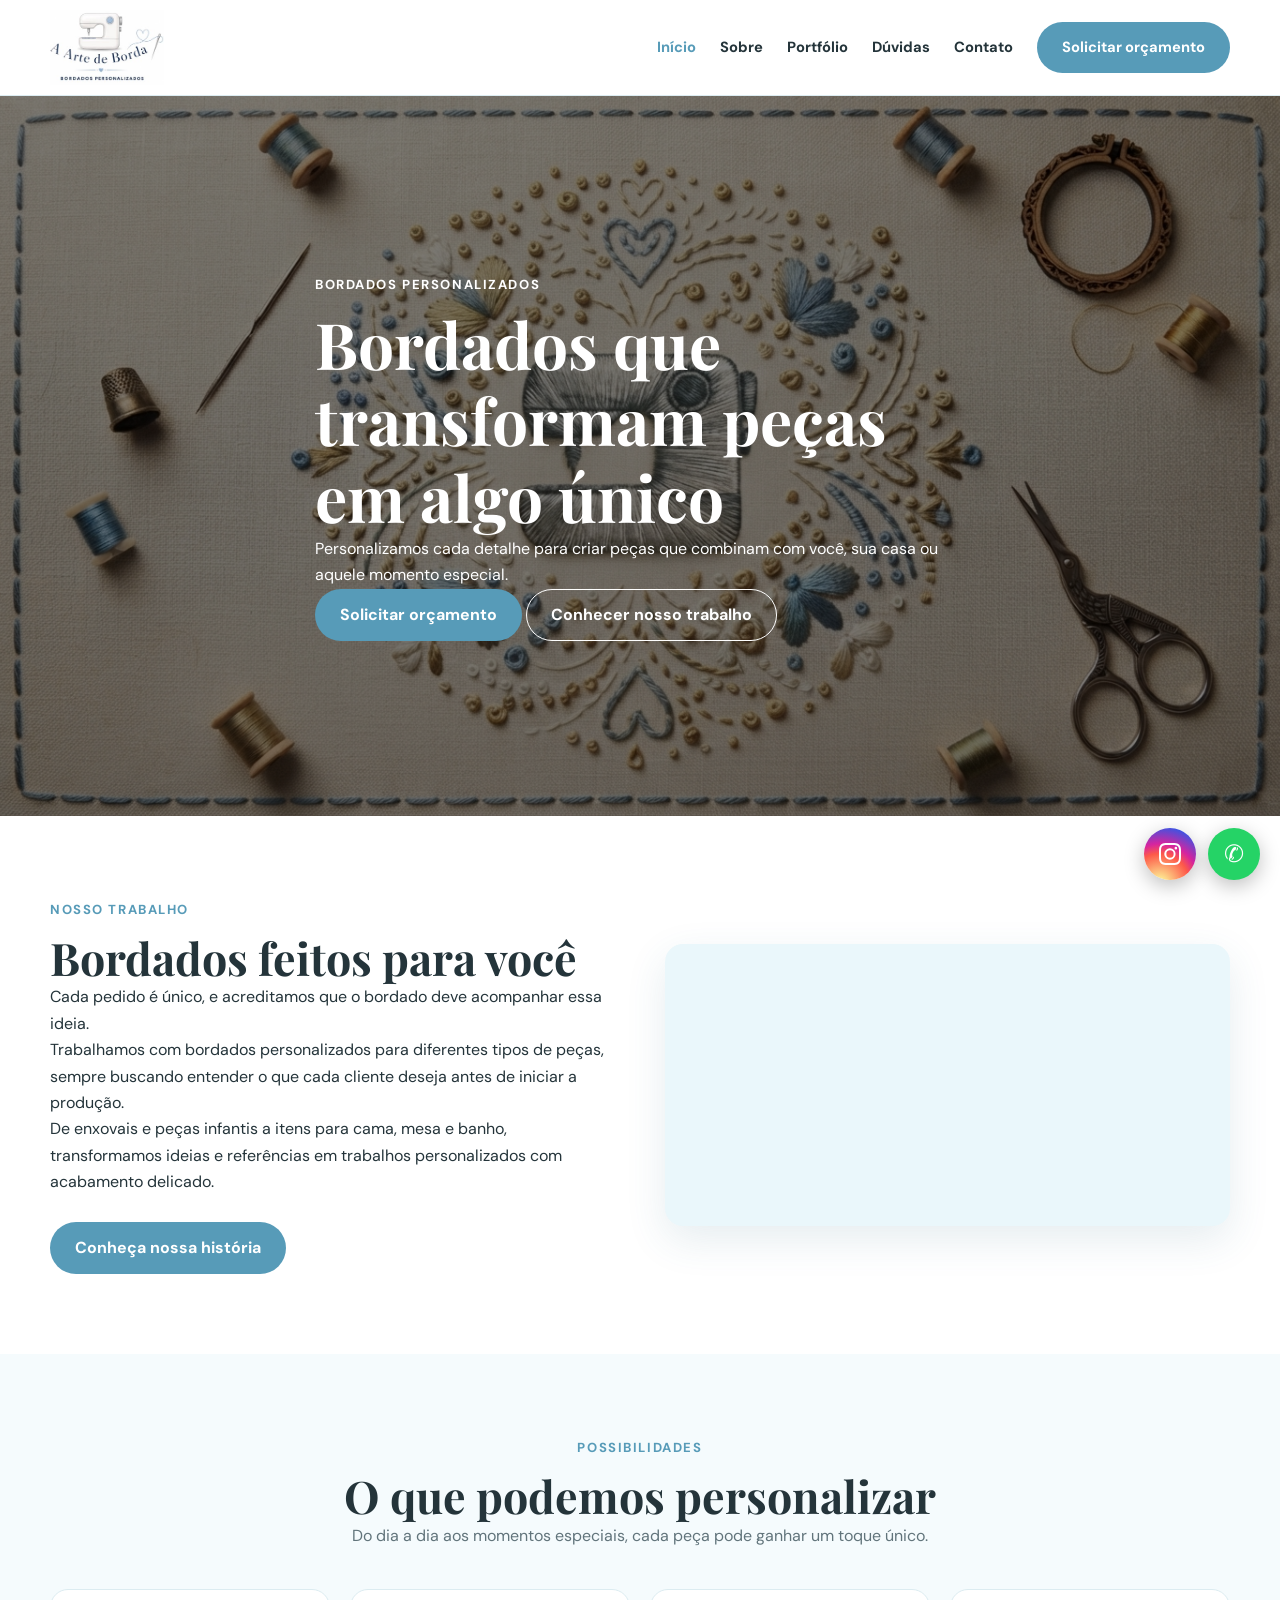
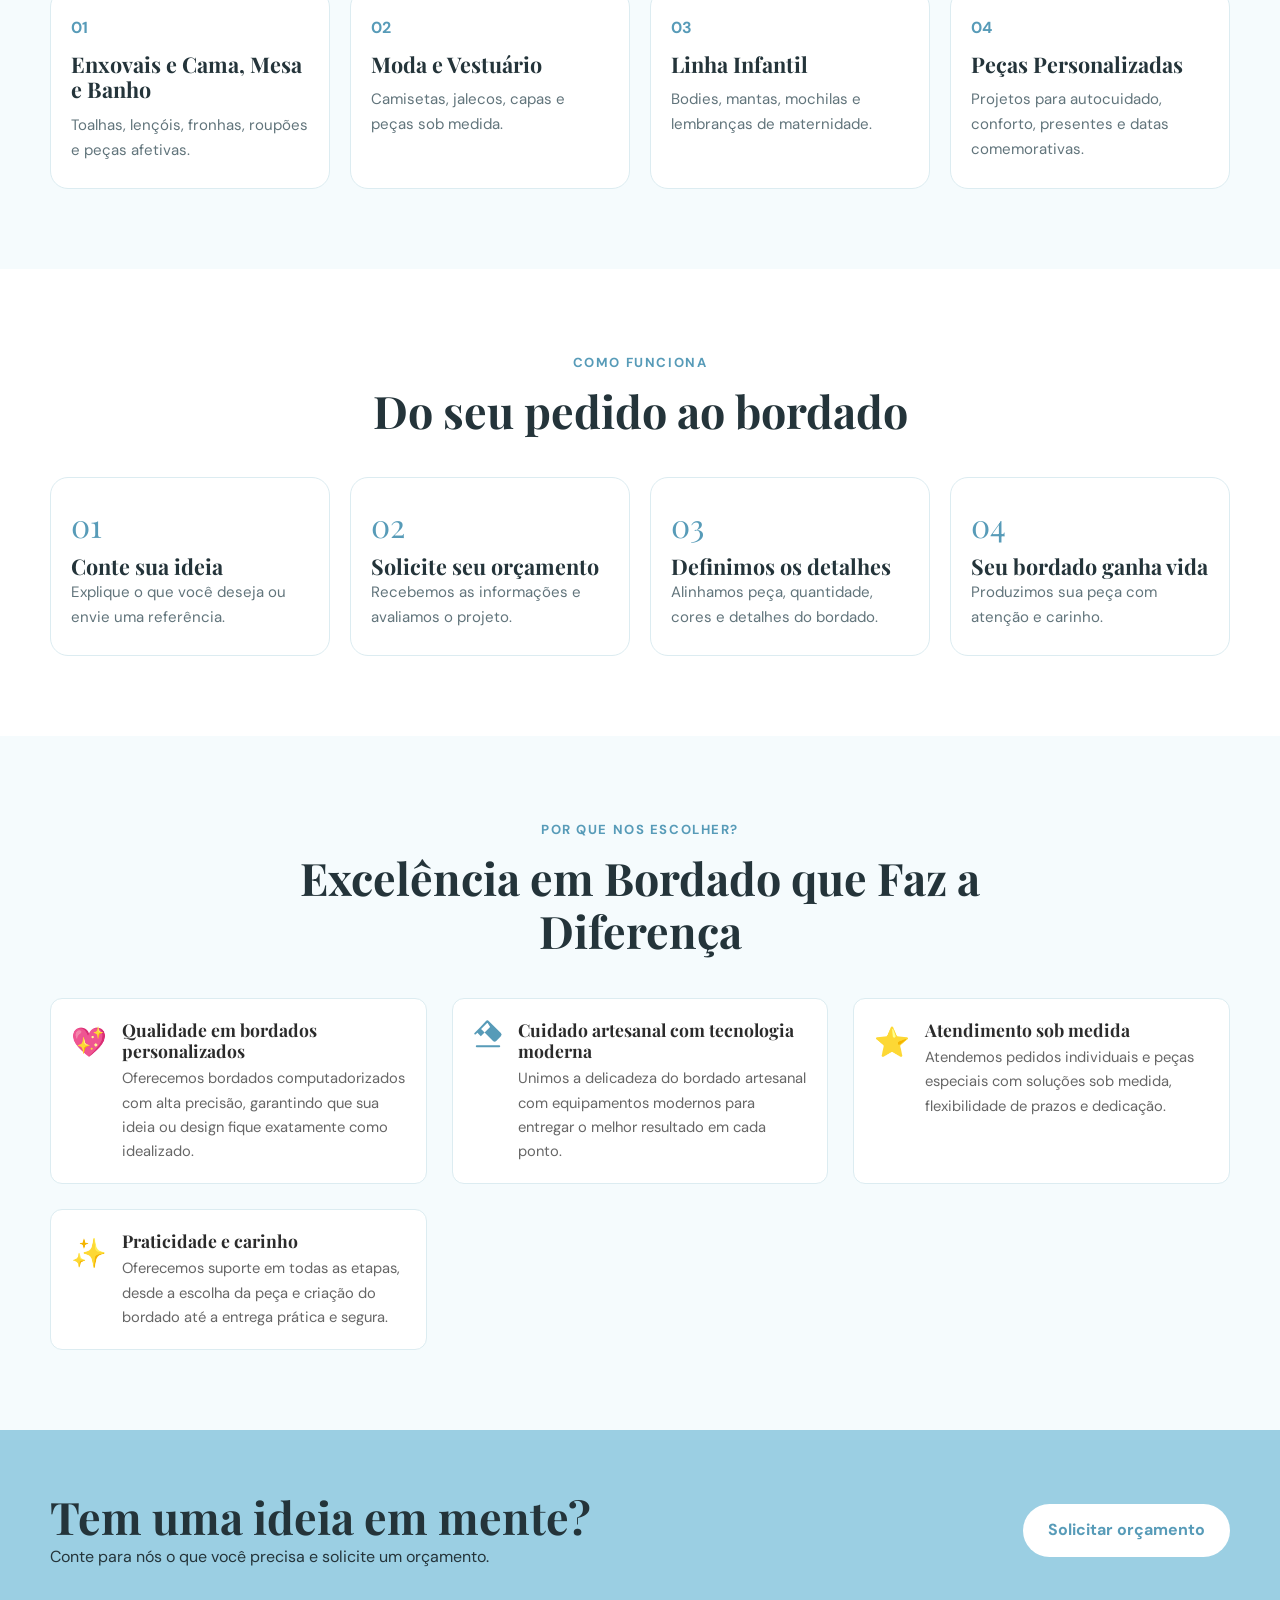
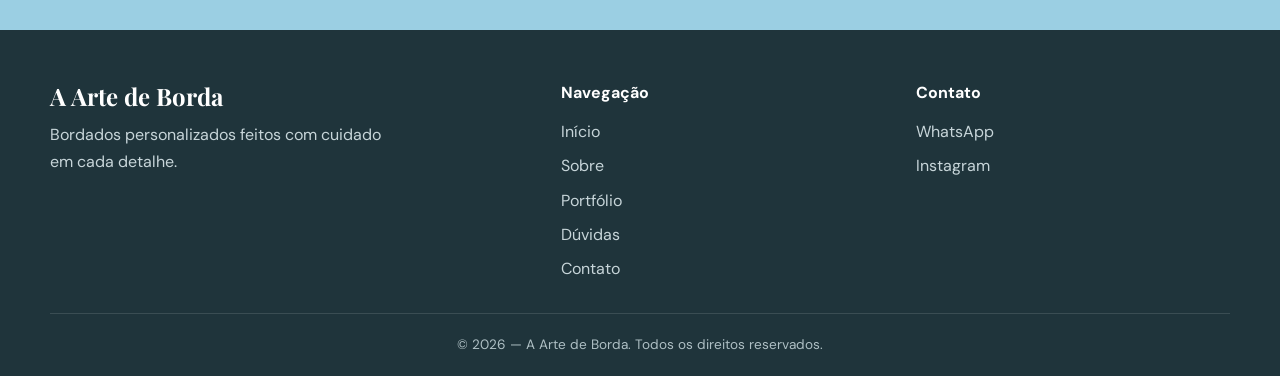
<file: index.html>
<!doctype html>
<html lang="pt-BR">
<head>
  <meta charset="UTF-8">
  <meta name="viewport" content="width=device-width,initial-scale=1">
  <meta name="description" content="Bordados personalizados feitos com cuidado em cada detalhe.">
  <title>A Arte de Borda | Início</title>
  <link rel="stylesheet" href="css/style.css">
  <style>
    .hero-bg {
      position: relative;
      min-height: 80vh;
      display: flex;
      align-items: center;
      background-image: url('images/1inicio.jfif');
      background-size: cover;
      background-position: center;
      background-repeat: no-repeat;
      padding: 80px 20px;
      color: #ffffff;
    }
    .hero-overlay {
      position: absolute;
      top: 0; left: 0; width: 100%; height: 100%;
      background: rgba(0, 0, 0, 0.5);
      z-index: 1;
    }
    .hero-bg .hero-content {
      position: relative;
      z-index: 2;
      max-width: 650px;
    }
    .hero-bg h1, .hero-bg p, .hero-bg .eyebrow {
      color: #ffffff;
    }
    .feature-list {
      display: grid;
      grid-template-columns: repeat(auto-fit, minmax(280px, 1fr));
      gap: 25px;
      margin-top: 30px;
    }
    .feature-item {
      display: flex;
      gap: 15px;
      align-items: flex-start;
      background: #ffffff;
      padding: 20px;
      border-radius: 12px;
      border: 1px solid var(--cor-borda);
    }
    .feature-icon { font-size: 1.8rem; flex-shrink: 0; display: flex; align-items: center; justify-content: center; }
    .feature-text h3 { font-size: 1.1rem; color: #2b2b2b; margin-bottom: 5px; font-weight: bold; }
    .feature-text p { font-size: 0.92rem; color: #666; margin: 0; }
  </style>
</head>
<body>
  <header class="site-header">
    <div class="container navbar">
      <a class="logo" href="index.html">
        <img src="images/Logo.jpg" alt="A Arte de Borda">
      </a>
      <button class="menu-toggle">☰</button>
      <nav>
        <ul class="nav-menu">
          <li><a class="active" href="index.html">Início</a></li>
          <li><a class="" href="sobre.html">Sobre</a></li>
          <li><a class="" href="portfolio.html">Portfólio</a></li>
          <li><a class="" href="duvidas.html">Dúvidas</a></li>
          <li><a class="" href="contato.html">Contato</a></li>
          <li><a class="btn btn-primary" href="contato.html">Solicitar orçamento</a></li>
        </ul>
      </nav>
    </div>
  </header>
  <main>
    <section class="hero-bg">
      <div class="hero-overlay"></div>
      <div class="container hero-content">
        <div class="hero-copy reveal">
          <span class="eyebrow">Bordados personalizados</span>
          <h1>Bordados que transformam peças em algo único</h1>
          <p>Personalizamos cada detalhe para criar peças que combinam com você, sua casa ou aquele momento especial.</p>
          <div class="hero-actions">
            <a class="btn btn-primary" href="contato.html">Solicitar orçamento</a>
            <a class="btn btn-outline" href="portfolio.html">Conhecer nosso trabalho</a>
          </div>
        </div>
      </div>
    </section>

    <section class="section">
      <div class="container two-columns">
        <div class="content-block reveal">
          <span class="eyebrow">Nosso trabalho</span>
          <h2>Bordados feitos para você</h2>
          <p>Cada pedido é único, e acreditamos que o bordado deve acompanhar essa ideia.</p>
          <p>Trabalhamos com bordados personalizados para diferentes tipos de peças, sempre buscando entender o que cada cliente deseja antes de iniciar a produção.</p>
          <p>De enxovais e peças infantis a itens para cama, mesa e banho, transformamos ideias e referências em trabalhos personalizados com acabamento delicado.</p>
          <br>
          <a class="btn btn-primary" href="sobre.html">Conheça nossa história</a>
        </div>
        
        <!-- VÍDEO QUE ABRE O PLAYER FLUTUANTE -->
        <div class="image-card video-trigger reveal" id="openVideoModal">
          <video autoplay loop muted playsinline>
            <source src="images/2inicio.mp4" type="video/mp4">
          </video>
          <div class="video-overlay-hint">
            <span>🔍 Clique para ampliar</span>
          </div>
        </div>
      </div>
    </section>

    <section class="section section-alt">
      <div class="container">
        <div class="section-header reveal">
          <span class="eyebrow">Possibilidades</span>
          <h2>O que podemos personalizar</h2>
          <p>Do dia a dia aos momentos especiais, cada peça pode ganhar um toque único.</p>
        </div>
        <div class="category-grid">
          <article class="category-card reveal">
            <span class="category-number">01</span>
            <h3>Enxovais e Cama, Mesa e Banho</h3>
            <p>Toalhas, lençóis, fronhas, roupões e peças afetivas.</p>
          </article>
          <article class="category-card reveal">
            <span class="category-number">02</span>
            <h3>Moda e Vestuário</h3>
            <p>Camisetas, jalecos, capas e peças sob medida.</p>
          </article>
          <article class="category-card reveal">
            <span class="category-number">03</span>
            <h3>Linha Infantil</h3>
            <p>Bodies, mantas, mochilas e lembranças de maternidade.</p>
          </article>
          <article class="category-card reveal">
            <span class="category-number">04</span>
            <h3>Peças Personalizadas</h3>
            <p>Projetos para autocuidado, conforto, presentes e datas comemorativas.</p>
          </article>
        </div>
      </div>
    </section>

    <section class="section">
      <div class="container">
        <div class="section-header reveal">
          <span class="eyebrow">Como funciona</span>
          <h2>Do seu pedido ao bordado</h2>
        </div>
        <div class="process-grid">
          <article class="process-card reveal">
            <div class="process-number">01</div>
            <h3>Conte sua ideia</h3>
            <p>Explique o que você deseja ou envie uma referência.</p>
          </article>
          <article class="process-card reveal">
            <div class="process-number">02</div>
            <h3>Solicite seu orçamento</h3>
            <p>Recebemos as informações e avaliamos o projeto.</p>
          </article>
          <article class="process-card reveal">
            <div class="process-number">03</div>
            <h3>Definimos os detalhes</h3>
            <p>Alinhamos peça, quantidade, cores e detalhes do bordado.</p>
          </article>
          <article class="process-card reveal">
            <div class="process-number">04</div>
            <h3>Seu bordado ganha vida</h3>
            <p>Produzimos sua peça com atenção e carinho.</p>
          </article>
        </div>
      </div>
    </section>

    <section class="section section-alt">
      <div class="container">
        <div class="section-header reveal">
          <span class="eyebrow">POR QUE NOS ESCOLHER?</span>
          <h2>Excelência em Bordado que Faz a Diferença</h2>
        </div>
        
        <div class="feature-list reveal">
          <div class="feature-item">
            <span class="feature-icon">💖</span>
            <div class="feature-text">
              <h3>Qualidade em bordados personalizados</h3>
              <p>Oferecemos bordados computadorizados com alta precisão, garantindo que sua ideia ou design fique exatamente como idealizado.</p>
            </div>
          </div>
          <div class="feature-item">
            <span class="feature-icon">
              <svg xmlns="http://www.w3.org/2000/svg" width="30" height="30" fill="#579bb8" viewBox="0 0 16 16">
                <path d="M6.8 1.15a1.2 1.2 0 0 1 1.7 0l6.35 6.35a1.2 1.2 0 0 1 0 1.7l-2.47 2.47a1.2 1.2 0 0 1-1.7 0L4.33 5.32 1.52 8.13a.5.5 0 0 1-.71-.71l3.17-3.17 2.82-3.1zm1 1a.2.2 0 0 0-.28 0L2.34 7.33l1.83 1.83 4.82-4.82a.2.2 0 0 0 0-.28L7.8 2.15z"/>
                <path d="M1.5 14.5a.5.5 0 0 1 .5-.5h12a.5.5 0 0 1 0 1H2a.5.5 0 0 1-.5-.5z"/>
              </svg>
            </span>
            <div class="feature-text">
              <h3>Cuidado artesanal com tecnologia moderna</h3>
              <p>Unimos a delicadeza do bordado artesanal com equipamentos modernos para entregar o melhor resultado em cada ponto.</p>
            </div>
          </div>
          <div class="feature-item">
            <span class="feature-icon">⭐</span>
            <div class="feature-text">
              <h3>Atendimento sob medida</h3>
              <p>Atendemos pedidos individuais e peças especiais com soluções sob medida, flexibilidade de prazos e dedicação.</p>
            </div>
          </div>
          <div class="feature-item">
            <span class="feature-icon">✨</span>
            <div class="feature-text">
              <h3>Praticidade e carinho</h3>
              <p>Oferecemos suporte em todas as etapas, desde a escolha da peça e criação do bordado até a entrega prática e segura.</p>
            </div>
          </div>
        </div>
      </div>
    </section>

    <section class="cta">
      <div class="container cta-inner">
        <div>
          <h2>Tem uma ideia em mente?</h2>
          <p>Conte para nós o que você precisa e solicite um orçamento.</p>
        </div>
        <a class="btn btn-light" href="contato.html">Solicitar orçamento</a>
      </div>
    </section>
  </main>

  <footer class="site-footer">
    <div class="container">
      <div class="footer-grid">
        <div>
          <div class="footer-logo">A Arte de Borda</div>
          <p class="footer-text">Bordados personalizados feitos com cuidado em cada detalhe.</p>
        </div>
        <div>
          <div class="footer-title">Navegação</div>
          <ul class="footer-links">
            <li><a href="index.html">Início</a></li>
            <li><a href="sobre.html">Sobre</a></li>
            <li><a href="portfolio.html">Portfólio</a></li>
            <li><a href="duvidas.html">Dúvidas</a></li>
            <li><a href="contato.html">Contato</a></li>
          </ul>
        </div>
        <div>
          <div class="footer-title">Contato</div>
          <ul class="footer-links">
            <li><a href="https://wa.me/qr/4AI5QYM6GJARD1" target="_blank">WhatsApp</a></li>
            <li><a href="https://www.instagram.com/_aartedeborda/" target="_blank">Instagram</a></li>
          </ul>
        </div>
      </div>
      <div class="footer-bottom">© 2026 — A Arte de Borda. Todos os direitos reservados.</div>
    </div>
  </footer>

  <!-- BOTÕES FLUTUANTES SOCIAIS -->
  <div class="floating-socials">
    <a class="floating-btn floating-instagram" href="https://www.instagram.com/_aartedeborda/" target="_blank" title="Siga no Instagram">
      <svg xmlns="http://www.w3.org/2000/svg" width="22" height="22" fill="currentColor" viewBox="0 0 16 16">
        <path d="M8 0C5.829 0 5.556.01 4.703.048 3.85.088 3.269.222 2.76.42a3.917 3.917 0 0 0-1.417.923A3.927 3.927 0 0 0 .42 2.76C.222 3.268.087 3.85.048 4.7.01 5.555 0 5.827 0 8.001c0 2.172.01 2.444.048 3.297.04.852.174 1.433.372 1.942.205.526.478.972.923 1.417.444.445.89.719 1.416.923.51.198 1.09.333 1.942.372C5.555 15.99 5.827 16 8 16s2.444-.01 3.298-.048c.851-.04 1.434-.174 1.943-.372a3.916 3.916 0 0 0 1.416-.923c.445-.445.718-.891.923-1.417.197-.509.332-1.09.372-1.942C15.99 10.445 16 10.173 16 8s-.01-2.445-.048-3.299c-.04-.851-.175-1.433-.372-1.941a3.926 3.926 0 0 0-.923-1.417A3.911 3.911 0 0 0 13.24.42c-.51-.198-1.092-.333-1.943-.372C10.443.01 10.172 0 7.999 0h.001zm-.717 1.442h.718c2.136 0 2.389.007 3.232.046.78.035 1.204.166 1.486.275.373.145.64.319.92.599.28.28.453.546.598.92.11.281.24.705.275 1.485.039.843.047 1.096.047 3.231s-.008 2.389-.047 3.232c-.035.78-.166 1.203-.275 1.485a2.47 2.47 0 0 1-.599.919c-.28.28-.546.453-.92.598-.28.11-.704.24-1.485.276-.843.038-1.096.047-3.232.047s-2.39-.009-3.233-.047c-.78-.036-1.203-.166-1.485-.276a2.478 2.478 0 0 1-.92-.598 2.48 2.48 0 0 1-.6-.92c-.109-.281-.24-.705-.275-1.485-.038-.843-.046-1.096-.046-3.233 0-2.136.008-2.388.046-3.231.036-.78.166-1.204.276-1.486.145-.373.319-.64.599-.92.28-.28.546-.453.92-.598.282-.11.705-.24 1.485-.276.738-.034 1.024-.044 2.515-.045v.002zm4.988 1.328a.96.96 0 1 0 0 1.92.96.96 0 0 0 0-1.92zm-4.27 1.122a4.109 4.109 0 1 0 0 8.217 4.109 4.109 0 0 0 0-8.217zm0 1.441a2.667 2.667 0 1 1 0 5.334 2.667 2.667 0 0 1 0-5.334z"/>
      </svg>
    </a>
    <a class="floating-btn floating-whatsapp" href="https://wa.me/qr/4AI5QYM6GJARD1" target="_blank" title="Chamar no WhatsApp">✆</a>
  </div>

  <!-- MODAL / PLAYER FLUTUANTE DE VÍDEO -->
  <div class="video-modal" id="videoModal">
    <div class="video-modal-backdrop" id="closeVideoModalBackdrop"></div>
    <div class="video-modal-content">
      <button class="video-modal-close" id="closeVideoModal">&times;</button>
      <video id="modalPlayer" controls playsinline>
        <source src="images/2inicio.mp4" type="video/mp4">
      </video>
    </div>
  </div>

  <script src="js/main.js"></script>
</body>
</html>
</file>
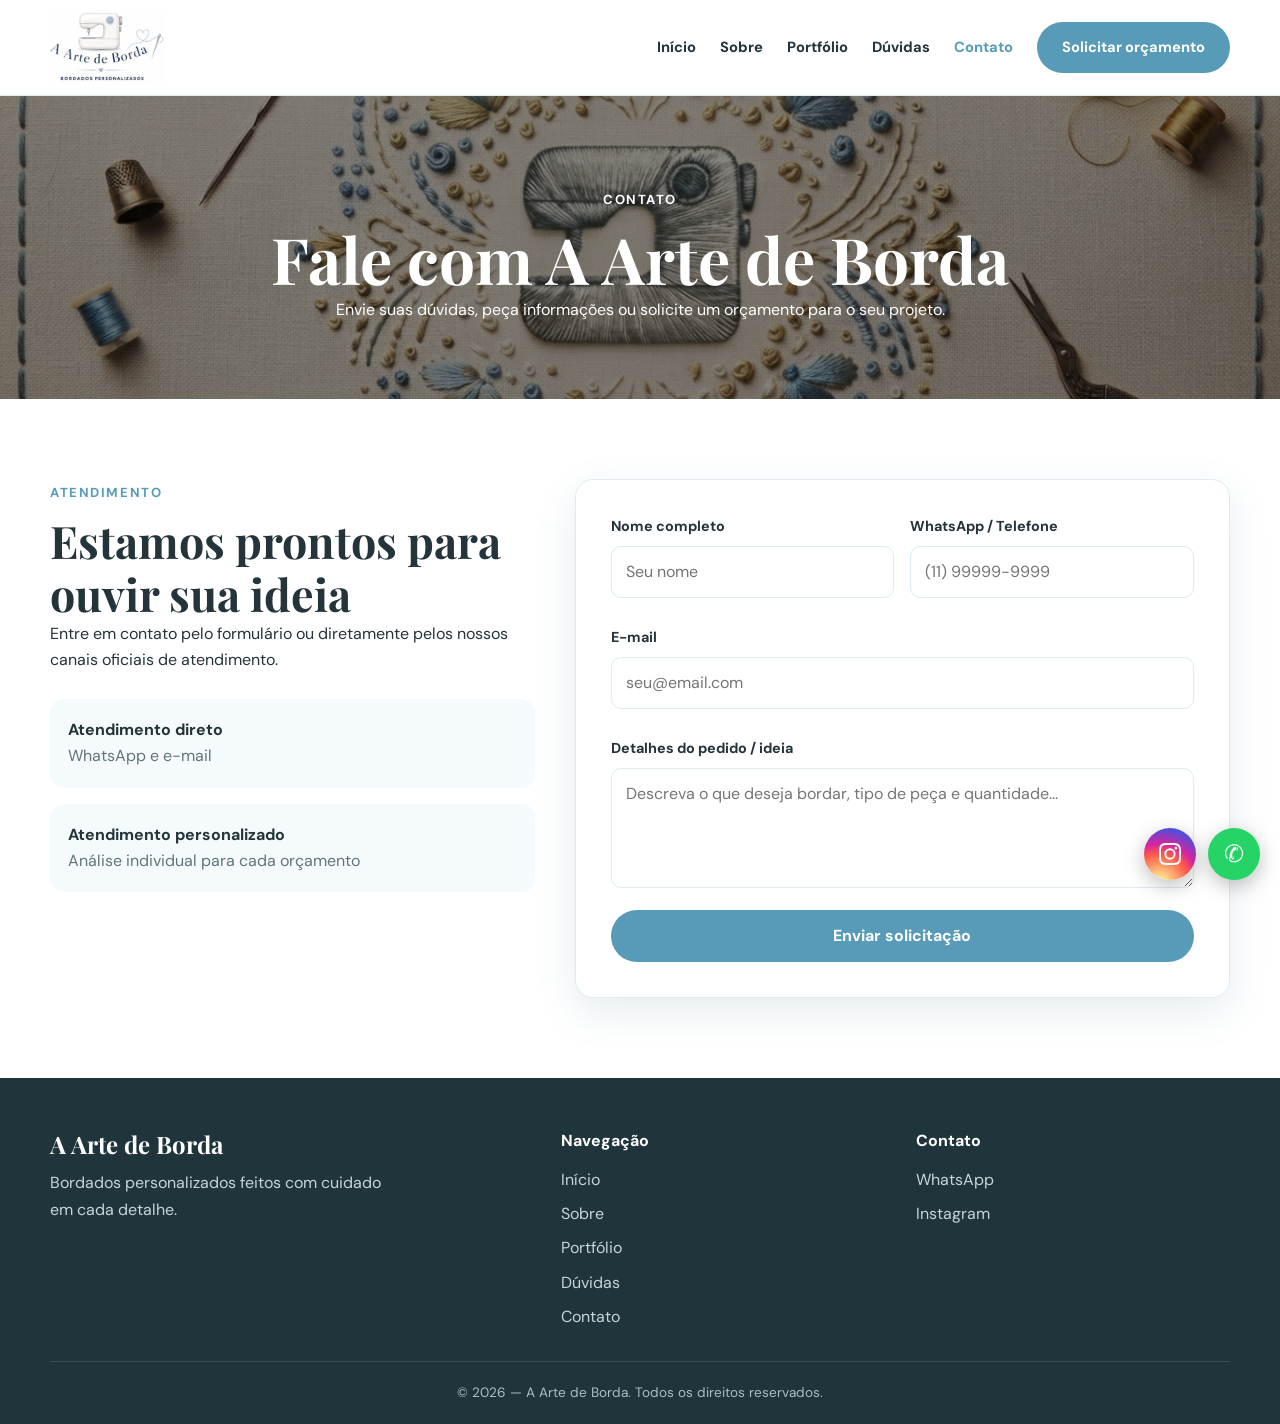
<file: contato.html>
<!doctype html>
<html lang="pt-BR">
<head>
  <meta charset="UTF-8">
  <meta name="viewport" content="width=device-width,initial-scale=1">
  <meta name="description" content="Bordados personalizados feitos com cuidado em cada detalhe.">
  <title>A Arte de Borda | Contato</title>
  <link rel="stylesheet" href="css/style.css">
</head>
<body>
  <header class="site-header">
    <div class="container navbar">
      <a class="logo" href="index.html">
        <img src="images/Logo.jpg" alt="A Arte de Borda">
      </a>
      <button class="menu-toggle">☰</button>
      <nav>
        <ul class="nav-menu">
          <li><a class="" href="index.html">Início</a></li>
          <li><a class="" href="sobre.html">Sobre</a></li>
          <li><a class="" href="portfolio.html">Portfólio</a></li>
          <li><a class="" href="duvidas.html">Dúvidas</a></li>
          <li><a class="active" href="contato.html">Contato</a></li>
          <li><a class="btn btn-primary" href="contato.html">Solicitar orçamento</a></li>
        </ul>
      </nav>
    </div>
  </header>
  <main>
    <section class="page-hero">
      <div class="container">
        <span class="eyebrow">Contato</span>
        <h1>Fale com A Arte de Borda</h1>
        <p>Envie suas dúvidas, peça informações ou solicite um orçamento para o seu projeto.</p>
      </div>
    </section>

    <section class="section">
      <div class="container contact-grid">
        <div class="reveal">
          <span class="eyebrow">Atendimento</span>
          <h2>Estamos prontos para ouvir sua ideia</h2>
          <p>Entre em contato pelo formulário ou diretamente pelos nossos canais oficiais de atendimento.</p>
          
          <div class="contact-info">
            <div class="contact-box">
              <strong>Atendimento direto</strong>
              <span>WhatsApp e e-mail</span>
            </div>
            <div class="contact-box">
              <strong>Atendimento personalizado</strong>
              <span>Análise individual para cada orçamento</span>
            </div>
          </div>
        </div>

        <div class="contact-form reveal">
          <form id="contactForm">
            <div class="form-grid">
              <div class="form-group">
                <label for="nome">Nome completo</label>
                <input type="text" id="nome" required placeholder="Seu nome">
              </div>
              <div class="form-group">
                <label for="telefone">WhatsApp / Telefone</label>
                <input type="tel" id="telefone" required placeholder="(11) 99999-9999">
              </div>
              <div class="form-group full">
                <label for="email">E-mail</label>
                <input type="email" id="email" required placeholder="seu@email.com">
              </div>
              <div class="form-group full">
                <label for="mensagem">Detalhes do pedido / ideia</label>
                <textarea id="mensagem" required placeholder="Descreva o que deseja bordar, tipo de peça e quantidade..."></textarea>
              </div>
            </div>
            <button type="submit" class="btn btn-primary" style="width: 100%; margin-top: 10px;">Enviar solicitação</button>
          </form>
        </div>
      </div>
    </section>
  </main>

  <footer class="site-footer">
    <div class="container">
      <div class="footer-grid">
        <div>
          <div class="footer-logo">A Arte de Borda</div>
          <p class="footer-text">Bordados personalizados feitos com cuidado em cada detalhe.</p>
        </div>
        <div>
          <div class="footer-title">Navegação</div>
          <ul class="footer-links">
            <li><a href="index.html">Início</a></li>
            <li><a href="sobre.html">Sobre</a></li>
            <li><a href="portfolio.html">Portfólio</a></li>
            <li><a href="duvidas.html">Dúvidas</a></li>
            <li><a href="contato.html">Contato</a></li>
          </ul>
        </div>
        <div>
          <div class="footer-title">Contato</div>
          <ul class="footer-links">
            <li><a href="https://wa.me/qr/4AI5QYM6GJARD1" target="_blank">WhatsApp</a></li>
            <li><a href="https://www.instagram.com/_aartedeborda/" target="_blank">Instagram</a></li>
          </ul>
        </div>
      </div>
      <div class="footer-bottom">© 2026 — A Arte de Borda. Todos os direitos reservados.</div>
    </div>
  </footer>

  <div class="floating-socials">
    <a class="floating-btn floating-instagram" href="https://www.instagram.com/_aartedeborda/" target="_blank" title="Siga no Instagram">
      <svg xmlns="http://www.w3.org/2000/svg" width="22" height="22" fill="currentColor" viewBox="0 0 16 16">
        <path d="M8 0C5.829 0 5.556.01 4.703.048 3.85.088 3.269.222 2.76.42a3.917 3.917 0 0 0-1.417.923A3.927 3.927 0 0 0 .42 2.76C.222 3.268.087 3.85.048 4.7.01 5.555 0 5.827 0 8.001c0 2.172.01 2.444.048 3.297.04.852.174 1.433.372 1.942.205.526.478.972.923 1.417.444.445.89.719 1.416.923.51.198 1.09.333 1.942.372C5.555 15.99 5.827 16 8 16s2.444-.01 3.298-.048c.851-.04 1.434-.174 1.943-.372a3.916 3.916 0 0 0 1.416-.923c.445-.445.718-.891.923-1.417.197-.509.332-1.09.372-1.942C15.99 10.445 16 10.173 16 8s-.01-2.445-.048-3.299c-.04-.851-.175-1.433-.372-1.941a3.926 3.926 0 0 0-.923-1.417A3.911 3.911 0 0 0 13.24.42c-.51-.198-1.092-.333-1.943-.372C10.443.01 10.172 0 7.999 0h.001zm-.717 1.442h.718c2.136 0 2.389.007 3.232.046.78.035 1.204.166 1.486.275.373.145.64.319.92.599.28.28.453.546.598.92.11.281.24.705.275 1.485.039.843.047 1.096.047 3.231s-.008 2.389-.047 3.232c-.035.78-.166 1.203-.275 1.485a2.47 2.47 0 0 1-.599.919c-.28.28-.546.453-.92.598-.28.11-.704.24-1.485.276-.843.038-1.096.047-3.232.047s-2.39-.009-3.233-.047c-.78-.036-1.203-.166-1.485-.276a2.478 2.478 0 0 1-.92-.598 2.48 2.48 0 0 1-.6-.92c-.109-.281-.24-.705-.275-1.485-.038-.843-.046-1.096-.046-3.233 0-2.136.008-2.388.046-3.231.036-.78.166-1.204.276-1.486.145-.373.319-.64.599-.92.28-.28.546-.453.92-.598.282-.11.705-.24 1.485-.276.738-.034 1.024-.044 2.515-.045v.002zm4.988 1.328a.96.96 0 1 0 0 1.92.96.96 0 0 0 0-1.92zm-4.27 1.122a4.109 4.109 0 1 0 0 8.217 4.109 4.109 0 0 0 0-8.217zm0 1.441a2.667 2.667 0 1 1 0 5.334 2.667 2.667 0 0 1 0-5.334z"/>
      </svg>
    </a>
    <a class="floating-btn floating-whatsapp" href="https://wa.me/qr/4AI5QYM6GJARD1" target="_blank" title="Chamar no WhatsApp">✆</a>
  </div>

  <script src="js/main.js"></script>
</body>
</html>
</file>
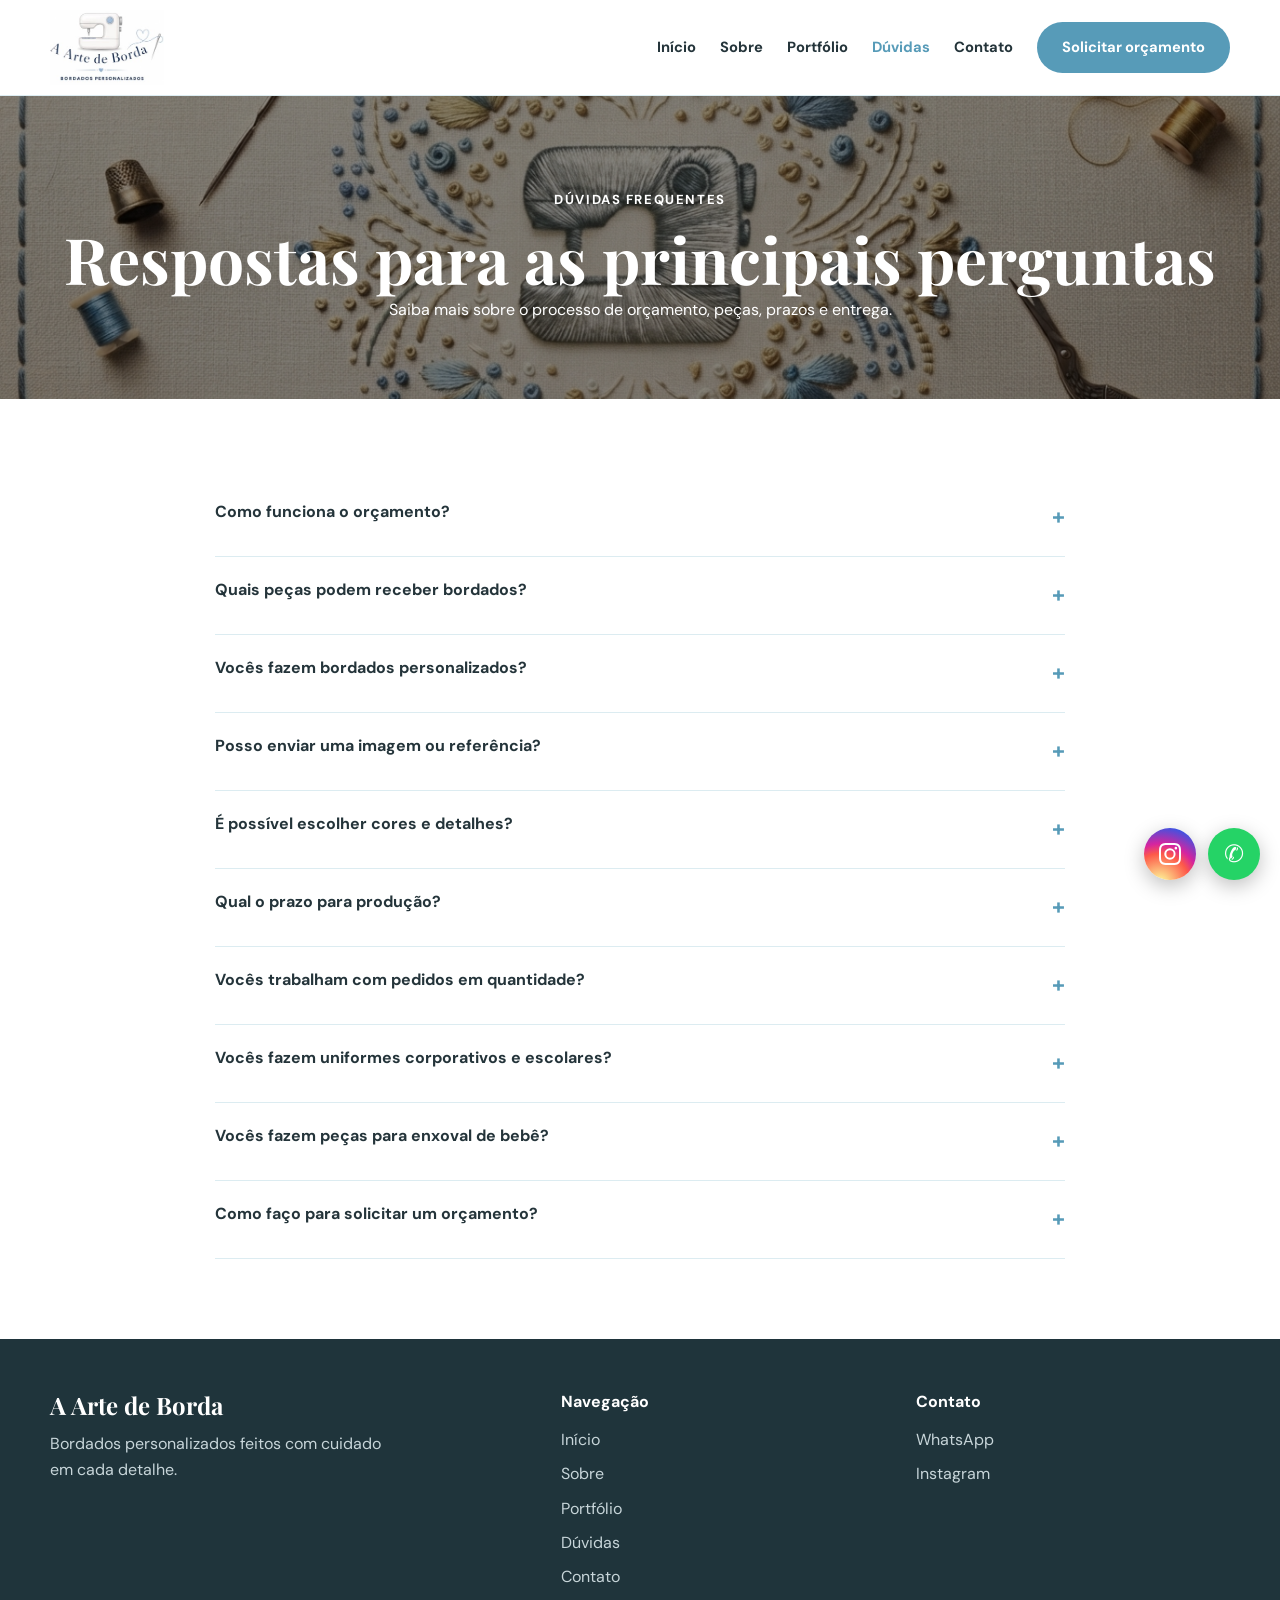
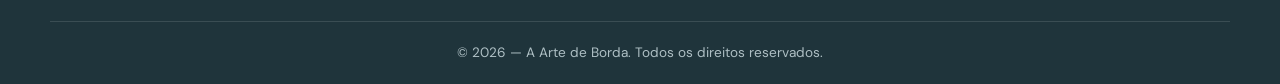
<file: duvidas.html>
<!doctype html>
<html lang="pt-BR">
<head>
  <meta charset="UTF-8">
  <meta name="viewport" content="width=device-width,initial-scale=1">
  <meta name="description" content="Bordados personalizados feitos com cuidado em cada detalhe.">
  <title>A Arte de Borda | Dúvidas</title>
  <link rel="stylesheet" href="css/style.css">
</head>
<body>
  <header class="site-header">
    <div class="container navbar">
      <a class="logo" href="index.html">
        <img src="images/Logo.jpg" alt="A Arte de Borda">
      </a>
      <button class="menu-toggle">☰</button>
      <nav>
        <ul class="nav-menu">
          <li><a class="" href="index.html">Início</a></li>
          <li><a class="" href="sobre.html">Sobre</a></li>
          <li><a class="" href="portfolio.html">Portfólio</a></li>
          <li><a class="active" href="duvidas.html">Dúvidas</a></li>
          <li><a class="" href="contato.html">Contato</a></li>
          <li><a class="btn btn-primary" href="contato.html">Solicitar orçamento</a></li>
        </ul>
      </nav>
    </div>
  </header>
  <main>
    <section class="page-hero">
      <div class="container">
        <span class="eyebrow">Dúvidas Frequentes</span>
        <h1>Respostas para as principais perguntas</h1>
        <p>Saiba mais sobre o processo de orçamento, peças, prazos e entrega.</p>
      </div>
    </section>

    <section class="section">
      <div class="container">
        <div class="faq-list">
          <article class="faq-item reveal">
            <button class="faq-question" type="button"><span>Como funciona o orçamento?</span><span class="faq-icon">+</span></button>
            <div class="faq-answer"><p>O orçamento é personalizado de acordo com a peça, quantidade, tipo de bordado e detalhes desejados.</p></div>
          </article>
          <article class="faq-item reveal">
            <button class="faq-question" type="button"><span>Quais peças podem receber bordados?</span><span class="faq-icon">+</span></button>
            <div class="faq-answer"><p>Trabalhamos com enxovais, cama, mesa e banho, roupas, uniformes, peças infantis e outras possibilidades.</p></div>
          </article>
          <article class="faq-item reveal">
            <button class="faq-question" type="button"><span>Vocês fazem bordados personalizados?</span><span class="faq-icon">+</span></button>
            <div class="faq-answer"><p>Sim. Você pode apresentar sua ideia, enviar uma referência ou explicar o que deseja.</p></div>
          </article>
          <article class="faq-item reveal">
            <button class="faq-question" type="button"><span>Posso enviar uma imagem ou referência?</span><span class="faq-icon">+</span></button>
            <div class="faq-answer"><p>Sim. Referências ajudam a entender o estilo e os detalhes desejados.</p></div>
          </article>
          <article class="faq-item reveal">
            <button class="faq-question" type="button"><span>É possível escolher cores e detalhes?</span><span class="faq-icon">+</span></button>
            <div class="faq-answer"><p>Os detalhes podem ser alinhados durante o orçamento, de acordo com a peça e o projeto.</p></div>
          </article>
          <article class="faq-item reveal">
            <button class="faq-question" type="button"><span>Qual o prazo para produção?</span><span class="faq-icon">+</span></button>
            <div class="faq-answer"><p>O prazo varia conforme peça, quantidade e complexidade e é informado no orçamento.</p></div>
          </article>
          <article class="faq-item reveal">
            <button class="faq-question" type="button"><span>Vocês trabalham com pedidos em quantidade?</span><span class="faq-icon">+</span></button>
            <div class="faq-answer"><p>Sim. Envie a quantidade e os detalhes para receber um orçamento personalizado.</p></div>
          </article>
          <article class="faq-item reveal">
            <button class="faq-question" type="button"><span>Vocês fazem uniformes corporativos e escolares?</span><span class="faq-icon">+</span></button>
            <div class="faq-answer"><p>Sim. Informe o tipo de uniforme, quantidade e personalização desejada.</p></div>
          </article>
          <article class="faq-item reveal">
            <button class="faq-question" type="button"><span>Vocês fazem peças para enxoval de bebê?</span><span class="faq-icon">+</span></button>
            <div class="faq-answer"><p>Sim. Podemos trabalhar com diferentes peças infantis e de enxoval.</p></div>
          </article>
          <article class="faq-item reveal">
            <button class="faq-question" type="button"><span>Como faço para solicitar um orçamento?</span><span class="faq-icon">+</span></button>
            <div class="faq-answer"><p>Acesse Contato e envie as informações pelo formulário ou fale direto pelo WhatsApp.</p></div>
          </article>
        </div>
      </div>
    </section>
  </main>

  <footer class="site-footer">
    <div class="container">
      <div class="footer-grid">
        <div>
          <div class="footer-logo">A Arte de Borda</div>
          <p class="footer-text">Bordados personalizados feitos com cuidado em cada detalhe.</p>
        </div>
        <div>
          <div class="footer-title">Navegação</div>
          <ul class="footer-links">
            <li><a href="index.html">Início</a></li>
            <li><a href="sobre.html">Sobre</a></li>
            <li><a href="portfolio.html">Portfólio</a></li>
            <li><a href="duvidas.html">Dúvidas</a></li>
            <li><a href="contato.html">Contato</a></li>
          </ul>
        </div>
        <div>
          <div class="footer-title">Contato</div>
          <ul class="footer-links">
            <li><a href="https://wa.me/qr/4AI5QYM6GJARD1" target="_blank">WhatsApp</a></li>
            <li><a href="https://www.instagram.com/_aartedeborda/" target="_blank">Instagram</a></li>
          </ul>
        </div>
      </div>
      <div class="footer-bottom">© 2026 — A Arte de Borda. Todos os direitos reservados.</div>
    </div>
  </footer>

  <div class="floating-socials">
    <a class="floating-btn floating-instagram" href="https://www.instagram.com/_aartedeborda/" target="_blank" title="Siga no Instagram">
      <svg xmlns="http://www.w3.org/2000/svg" width="22" height="22" fill="currentColor" viewBox="0 0 16 16">
        <path d="M8 0C5.829 0 5.556.01 4.703.048 3.85.088 3.269.222 2.76.42a3.917 3.917 0 0 0-1.417.923A3.927 3.927 0 0 0 .42 2.76C.222 3.268.087 3.85.048 4.7.01 5.555 0 5.827 0 8.001c0 2.172.01 2.444.048 3.297.04.852.174 1.433.372 1.942.205.526.478.972.923 1.417.444.445.89.719 1.416.923.51.198 1.09.333 1.942.372C5.555 15.99 5.827 16 8 16s2.444-.01 3.298-.048c.851-.04 1.434-.174 1.943-.372a3.916 3.916 0 0 0 1.416-.923c.445-.445.718-.891.923-1.417.197-.509.332-1.09.372-1.942C15.99 10.445 16 10.173 16 8s-.01-2.445-.048-3.299c-.04-.851-.175-1.433-.372-1.941a3.926 3.926 0 0 0-.923-1.417A3.911 3.911 0 0 0 13.24.42c-.51-.198-1.092-.333-1.943-.372C10.443.01 10.172 0 7.999 0h.001zm-.717 1.442h.718c2.136 0 2.389.007 3.232.046.78.035 1.204.166 1.486.275.373.145.64.319.92.599.28.28.453.546.598.92.11.281.24.705.275 1.485.039.843.047 1.096.047 3.231s-.008 2.389-.047 3.232c-.035.78-.166 1.203-.275 1.485a2.47 2.47 0 0 1-.599.919c-.28.28-.546.453-.92.598-.28.11-.704.24-1.485.276-.843.038-1.096.047-3.232.047s-2.39-.009-3.233-.047c-.78-.036-1.203-.166-1.485-.276a2.478 2.478 0 0 1-.92-.598 2.48 2.48 0 0 1-.6-.92c-.109-.281-.24-.705-.275-1.485-.038-.843-.046-1.096-.046-3.233 0-2.136.008-2.388.046-3.231.036-.78.166-1.204.276-1.486.145-.373.319-.64.599-.92.28-.28.546-.453.92-.598.282-.11.705-.24 1.485-.276.738-.034 1.024-.044 2.515-.045v.002zm4.988 1.328a.96.96 0 1 0 0 1.92.96.96 0 0 0 0-1.92zm-4.27 1.122a4.109 4.109 0 1 0 0 8.217 4.109 4.109 0 0 0 0-8.217zm0 1.441a2.667 2.667 0 1 1 0 5.334 2.667 2.667 0 0 1 0-5.334z"/>
      </svg>
    </a>
    <a class="floating-btn floating-whatsapp" href="https://wa.me/qr/4AI5QYM6GJARD1" target="_blank" title="Chamar no WhatsApp">✆</a>
  </div>

  <script src="js/main.js"></script>
</body>
</html>
</file>
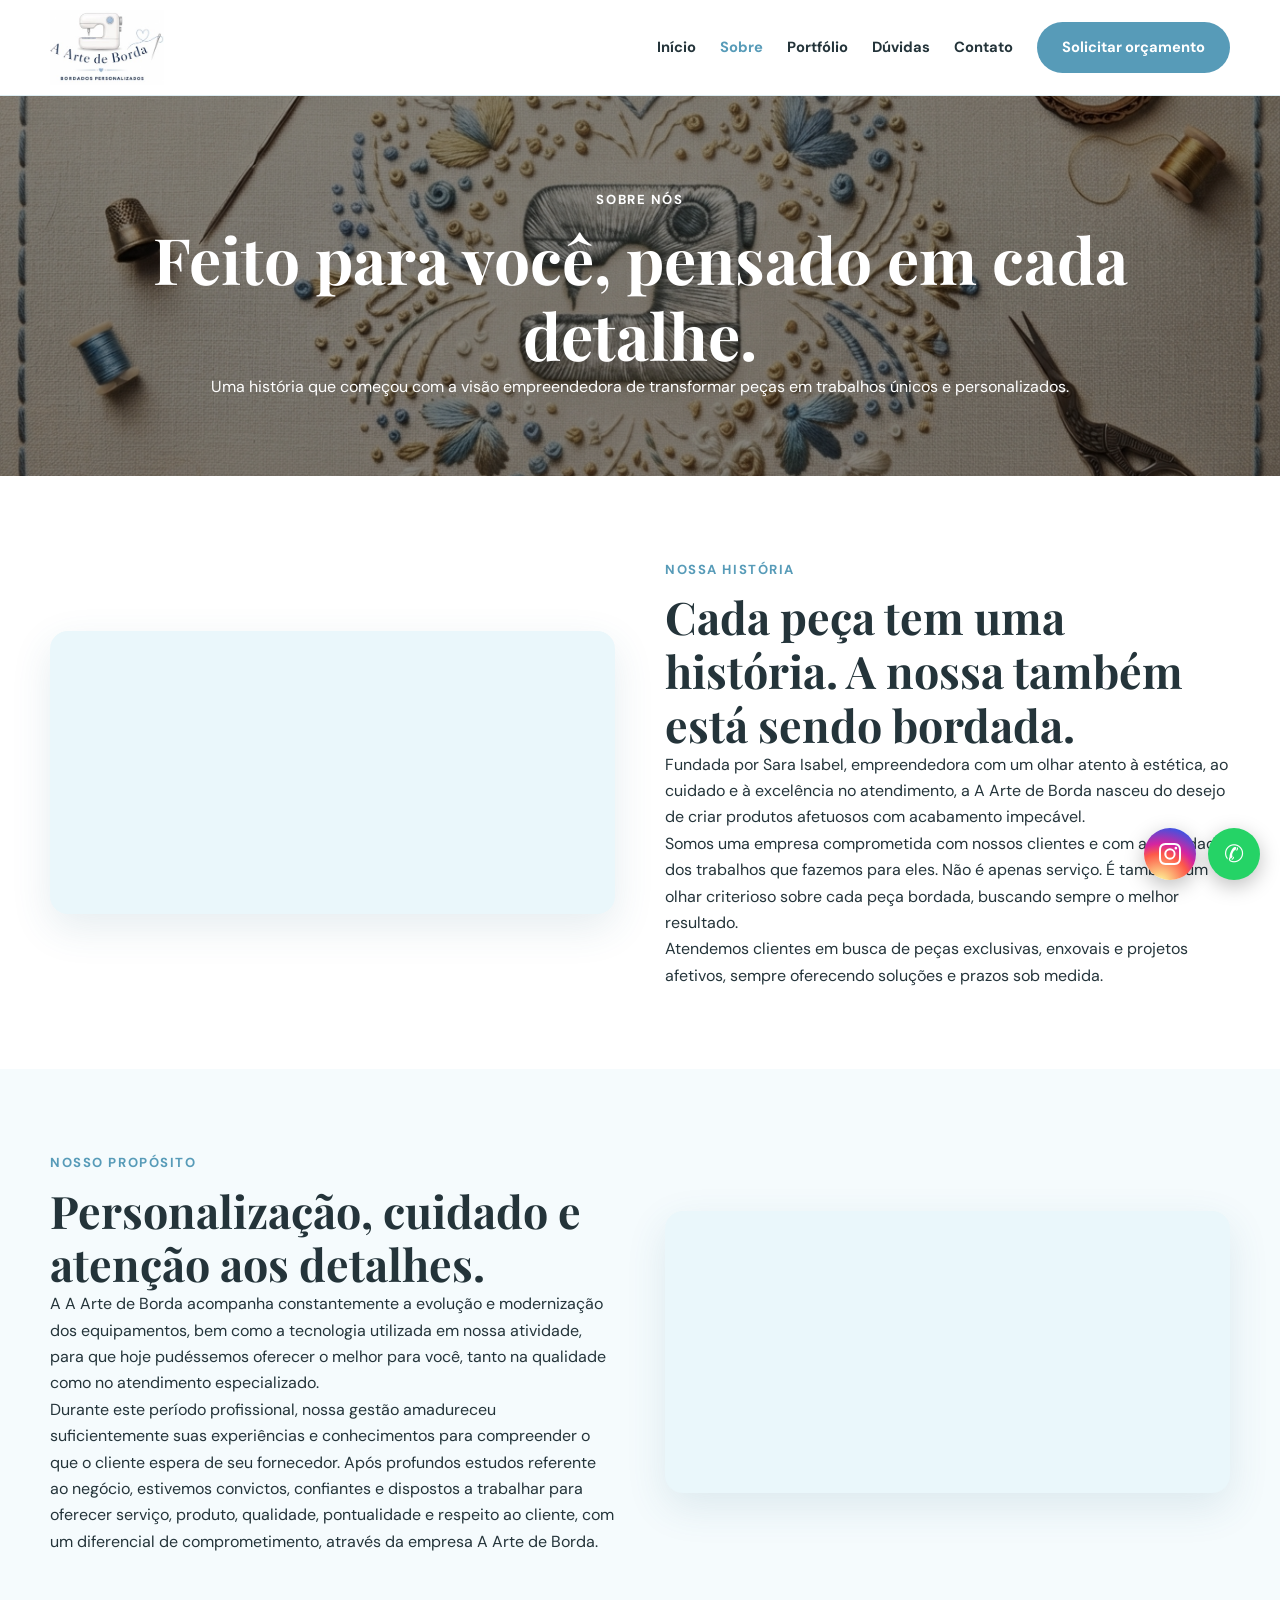
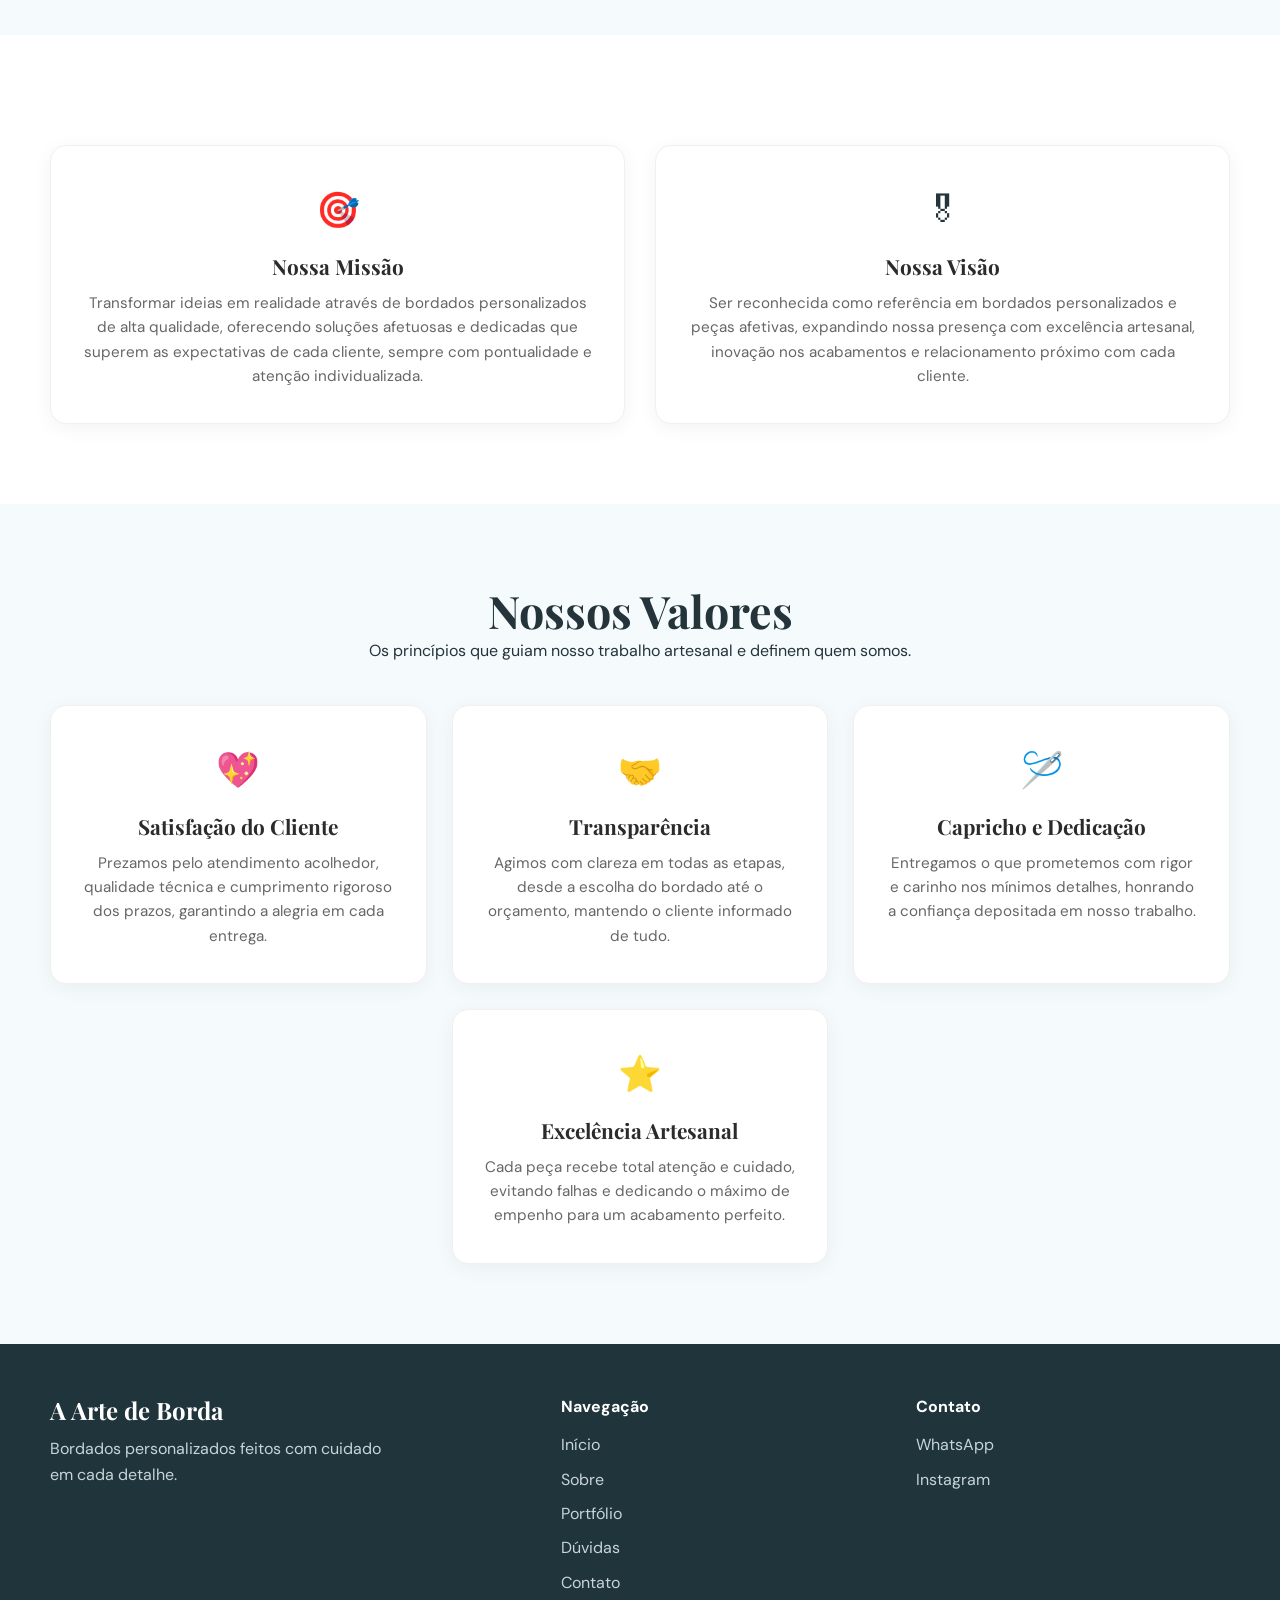
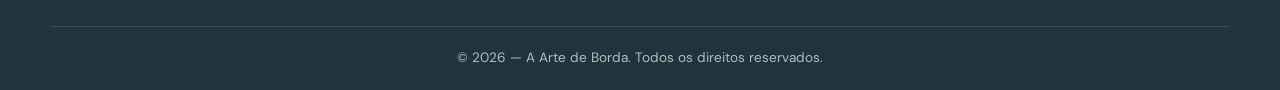
<file: sobre.html>
<!doctype html>
<html lang="pt-BR">
<head>
  <meta charset="UTF-8">
  <meta name="viewport" content="width=device-width,initial-scale=1">
  <meta name="description" content="Bordados personalizados feitos com cuidado em cada detalhe.">
  <title>A Arte de Borda | Sobre</title>
  <link rel="stylesheet" href="css/style.css">
  <style>
    .mvv-grid {
      display: grid;
      grid-template-columns: 1fr 1fr;
      gap: 30px;
      margin-top: 30px;
    }

    .valores-grid {
      display: grid;
      grid-template-columns: repeat(3, 1fr);
      gap: 25px;
      margin-top: 40px;
    }

    .mvv-card, .valor-card {
      background: #ffffff;
      padding: 35px 30px;
      border-radius: 16px;
      box-shadow: 0 4px 20px rgba(0, 0, 0, 0.05);
      border: 1px solid #f0f0f0;
      text-align: center;
      transition: transform 0.3s ease, box-shadow 0.3s ease;
    }

    .mvv-card:hover, .valor-card:hover {
      transform: translateY(-5px);
      box-shadow: 0 8px 25px rgba(0, 0, 0, 0.08);
    }

    .card-icon {
      font-size: 2.2rem;
      margin-bottom: 15px;
      display: inline-block;
    }

    .mvv-card h3, .valor-card h3 {
      font-size: 1.3rem;
      color: #2b2b2b;
      margin-bottom: 12px;
    }

    .mvv-card p, .valor-card p {
      font-size: 0.95rem;
      color: #666;
      line-height: 1.6;
      margin: 0;
    }

    .image-card video {
      width: 100%;
      height: 100%;
      object-fit: cover;
      display: block;
      border-radius: inherit;
    }

    @media (max-width: 992px) {
      .valores-grid {
        grid-template-columns: 1fr;
      }
      .mvv-grid {
        grid-template-columns: 1fr;
      }
      .empty-cell {
        display: none;
      }
    }
  </style>
</head>
<body>
  <header class="site-header">
    <div class="container navbar">
      <a class="logo" href="index.html">
        <img src="images/Logo.jpg" alt="A Arte de Borda">
      </a>
      <button class="menu-toggle">☰</button>
      <nav>
        <ul class="nav-menu">
          <li><a class="" href="index.html">Início</a></li>
          <li><a class="active" href="sobre.html">Sobre</a></li>
          <li><a class="" href="portfolio.html">Portfólio</a></li>
          <li><a class="" href="duvidas.html">Dúvidas</a></li>
          <li><a class="" href="contato.html">Contato</a></li>
          <li><a class="btn btn-primary" href="contato.html">Solicitar orçamento</a></li>
        </ul>
      </nav>
    </div>
  </header>
  <main>
    <section class="page-hero">
      <div class="container reveal">
        <span class="eyebrow">Sobre nós</span>
        <h1>Feito para você, pensado em cada detalhe.</h1>
        <p>Uma história que começou com a visão empreendedora de transformar peças em trabalhos únicos e personalizados.</p>
      </div>
    </section>

    <section class="section">
      <div class="container two-columns">
        <div class="image-card reveal">
          <video autoplay loop muted playsinline>
            <source src="images/1sobre.mp4" type="video/mp4">
          </video>
        </div>
        <div class="content-block reveal">
          <span class="eyebrow">Nossa história</span>
          <h2>Cada peça tem uma história. A nossa também está sendo bordada.</h2>
          <p>Fundada por Sara Isabel, empreendedora com um olhar atento à estética, ao cuidado e à excelência no atendimento, a A Arte de Borda nasceu do desejo de criar produtos afetuosos com acabamento impecável.</p>
          <p>Somos uma empresa comprometida com nossos clientes e com a qualidade dos trabalhos que fazemos para eles. Não é apenas serviço. É também um olhar criterioso sobre cada peça bordada, buscando sempre o melhor resultado.</p>
          <p>Atendemos clientes em busca de peças exclusivas, enxovais e projetos afetivos, sempre oferecendo soluções e prazos sob medida.</p>
        </div>
      </div>
    </section>

    <section class="section section-alt">
      <div class="container two-columns">
        <div class="content-block reveal">
          <span class="eyebrow">Nosso propósito</span>
          <h2>Personalização, cuidado e atenção aos detalhes.</h2>
          <p>A A Arte de Borda acompanha constantemente a evolução e modernização dos equipamentos, bem como a tecnologia utilizada em nossa atividade, para que hoje pudéssemos oferecer o melhor para você, tanto na qualidade como no atendimento especializado.</p>
          <p>Durante este período profissional, nossa gestão amadureceu suficientemente suas experiências e conhecimentos para compreender o que o cliente espera de seu fornecedor. Após profundos estudos referente ao negócio, estivemos convictos, confiantes e dispostos a trabalhar para oferecer serviço, produto, qualidade, pontualidade e respeito ao cliente, com um diferencial de comprometimento, através da empresa A Arte de Borda.</p>
        </div>
        <div class="image-card reveal">
          <video autoplay loop muted playsinline>
            <source src="images/2sobre.mp4" type="video/mp4">
          </video>
        </div>
      </div>
    </section>

    <section class="section">
      <div class="container">
        <div class="mvv-grid">
          <div class="mvv-card reveal">
            <span class="card-icon">🎯</span>
            <h3>Nossa Missão</h3>
            <p>Transformar ideias em realidade através de bordados personalizados de alta qualidade, oferecendo soluções afetuosas e dedicadas que superem as expectativas de cada cliente, sempre com pontualidade e atenção individualizada.</p>
          </div>
          <div class="mvv-card reveal">
            <span class="card-icon">🎖</span>
            <h3>Nossa Visão</h3>
            <p>Ser reconhecida como referência em bordados personalizados e peças afetivas, expandindo nossa presença com excelência artesanal, inovação nos acabamentos e relacionamento próximo com cada cliente.</p>
          </div>
        </div>
      </div>
    </section>

    <section class="section section-alt">
      <div class="container">
        <div style="text-align: center; max-width: 600px; margin: 0 auto;" class="reveal">
          <h2>Nossos Valores</h2>
          <p>Os princípios que guiam nosso trabalho artesanal e definem quem somos.</p>
        </div>

        <div class="valores-grid">
          <div class="valor-card reveal">
            <span class="card-icon">💖</span>
            <h3>Satisfação do Cliente</h3>
            <p>Prezamos pelo atendimento acolhedor, qualidade técnica e cumprimento rigoroso dos prazos, garantindo a alegria em cada entrega.</p>
          </div>
          <div class="valor-card reveal">
            <span class="card-icon">🤝</span>
            <h3>Transparência</h3>
            <p>Agimos com clareza em todas as etapas, desde a escolha do bordado até o orçamento, mantendo o cliente informado de tudo.</p>
          </div>
          <div class="valor-card reveal">
            <span class="card-icon">🪡</span>
            <h3>Capricho e Dedicação</h3>
            <p>Entregamos o que prometemos com rigor e carinho nos mínimos detalhes, honrando a confiança depositada em nosso trabalho.</p>
          </div>

          <div class="empty-cell"></div>
          <div class="valor-card reveal">
            <span class="card-icon">⭐</span>
            <h3>Excelência Artesanal</h3>
            <p>Cada peça recebe total atenção e cuidado, evitando falhas e dedicando o máximo de empenho para um acabamento perfeito.</p>
          </div>
        </div>
      </div>
    </section>
  </main>

  <footer class="site-footer">
    <div class="container">
      <div class="footer-grid">
        <div>
          <div class="footer-logo">A Arte de Borda</div>
          <p class="footer-text">Bordados personalizados feitos com cuidado em cada detalhe.</p>
        </div>
        <div>
          <div class="footer-title">Navegação</div>
          <ul class="footer-links">
            <li><a href="index.html">Início</a></li>
            <li><a href="sobre.html">Sobre</a></li>
            <li><a href="portfolio.html">Portfólio</a></li>
            <li><a href="duvidas.html">Dúvidas</a></li>
            <li><a href="contato.html">Contato</a></li>
          </ul>
        </div>
        <div>
          <div class="footer-title">Contato</div>
          <ul class="footer-links">
            <li><a href="https://wa.me/qr/4AI5QYM6GJARD1" target="_blank">WhatsApp</a></li>
            <li><a href="https://www.instagram.com/_aartedeborda/" target="_blank">Instagram</a></li>
          </ul>
        </div>
      </div>
      <div class="footer-bottom">© 2026 — A Arte de Borda. Todos os direitos reservados.</div>
    </div>
  </footer>

  <div class="floating-socials">
    <a class="floating-btn floating-instagram" href="https://www.instagram.com/_aartedeborda/" target="_blank" title="Siga no Instagram">
      <svg xmlns="http://www.w3.org/2000/svg" width="22" height="22" fill="currentColor" viewBox="0 0 16 16">
        <path d="M8 0C5.829 0 5.556.01 4.703.048 3.85.088 3.269.222 2.76.42a3.917 3.917 0 0 0-1.417.923A3.927 3.927 0 0 0 .42 2.76C.222 3.268.087 3.85.048 4.7.01 5.555 0 5.827 0 8.001c0 2.172.01 2.444.048 3.297.04.852.174 1.433.372 1.942.205.526.478.972.923 1.417.444.445.89.719 1.416.923.51.198 1.09.333 1.942.372C5.555 15.99 5.827 16 8 16s2.444-.01 3.298-.048c.851-.04 1.434-.174 1.943-.372a3.916 3.916 0 0 0 1.416-.923c.445-.445.718-.891.923-1.417.197-.509.332-1.09.372-1.942C15.99 10.445 16 10.173 16 8s-.01-2.445-.048-3.299c-.04-.851-.175-1.433-.372-1.941a3.926 3.926 0 0 0-.923-1.417A3.911 3.911 0 0 0 13.24.42c-.51-.198-1.092-.333-1.943-.372C10.443.01 10.172 0 7.999 0h.001zm-.717 1.442h.718c2.136 0 2.389.007 3.232.046.78.035 1.204.166 1.486.275.373.145.64.319.92.599.28.28.453.546.598.92.11.281.24.705.275 1.485.039.843.047 1.096.047 3.231s-.008 2.389-.047 3.232c-.035.78-.166 1.203-.275 1.485a2.47 2.47 0 0 1-.599.919c-.28.28-.546.453-.92.598-.28.11-.704.24-1.485.276-.843.038-1.096.047-3.232.047s-2.39-.009-3.233-.047c-.78-.036-1.203-.166-1.485-.276a2.478 2.478 0 0 1-.92-.598 2.48 2.48 0 0 1-.6-.92c-.109-.281-.24-.705-.275-1.485-.038-.843-.046-1.096-.046-3.233 0-2.136.008-2.388.046-3.231.036-.78.166-1.204.276-1.486.145-.373.319-.64.599-.92.28-.28.546-.453.92-.598.282-.11.705-.24 1.485-.276.738-.034 1.024-.044 2.515-.045v.002zm4.988 1.328a.96.96 0 1 0 0 1.92.96.96 0 0 0 0-1.92zm-4.27 1.122a4.109 4.109 0 1 0 0 8.217 4.109 4.109 0 0 0 0-8.217zm0 1.441a2.667 2.667 0 1 1 0 5.334 2.667 2.667 0 0 1 0-5.334z"/>
      </svg>
    </a>
    <a class="floating-btn floating-whatsapp" href="https://wa.me/qr/4AI5QYM6GJARD1" target="_blank" title="Chamar no WhatsApp">✆</a>
  </div>

  <script src="js/main.js"></script>
</body>
</html>
</file>
<file: css/style.css>
@import url('https://fonts.googleapis.com/css2?family=DM+Sans:wght@400;500;600;700&family=Playfair+Display:wght@500;600;700&display=swap');

:root {
  --cor-principal: #9bcfe3;
  --cor-principal-escura: #579bb8;
  --cor-principal-clara: #eaf7fb;
  --cor-fundo: #fff;
  --cor-fundo-alt: #f5fbfd;
  --cor-texto: #24343a;
  --cor-texto-claro: #61747b;
  --cor-borda: #dcecf1;
  --sombra: 0 14px 40px rgba(52,108,128,.12);
  --raio: 18px;
  --largura: 1180px;
  --transicao: .3s ease;
}

* { box-sizing: border-box; margin: 0; padding: 0; }
html { scroll-behavior: smooth; }
body { font-family: "DM Sans", sans-serif; color: var(--cor-texto); line-height: 1.65; background-color: #fff; }
body.menu-aberto { overflow: hidden; }
img, video { display: block; max-width: 100%; }
a { color: inherit; text-decoration: none; }
button, input, textarea, select { font: inherit; }

.container { width: min(100% - 40px, var(--largura)); margin: auto; }
.section { padding: 80px 0; }
.section-alt { background: var(--cor-fundo-alt); }
.section-header { max-width: 720px; margin: 0 auto 40px; text-align: center; }
.eyebrow { display: inline-block; margin-bottom: 10px; color: var(--cor-principal-escura); font-weight: 700; font-size: .82rem; letter-spacing: .12em; text-transform: uppercase; }

h1, h2, h3 { font-family: "Playfair Display", serif; line-height: 1.2; }
h1 { font-size: clamp(2.2rem, 5vw, 4rem); }
h2 { font-size: clamp(1.8rem, 3.5vw, 2.8rem); }
h3 { font-size: 1.35rem; }
.section-header p, .muted { color: var(--cor-texto-claro); }

/* BOTÕES */
.btn { display: inline-flex; align-items: center; justify-content: center; min-height: 48px; padding: 12px 24px; border: 1px solid transparent; border-radius: 999px; font-weight: 700; cursor: pointer; transition: transform var(--transicao), background var(--transicao), color var(--transicao); }
.btn:hover { transform: translateY(-2px); }
.btn-primary { background: var(--cor-principal-escura); color: #fff; }
.btn-outline { border-color: #fff; color: #fff; }
.btn-light { background: #fff; color: var(--cor-principal-escura); }

/* HEADER E MENU RESPONSIVO */
.site-header { position: sticky; top: 0; z-index: 1000; background: rgba(255,255,255,.96); backdrop-filter: blur(12px); border-bottom: 1px solid var(--cor-borda); }
.navbar { min-height: 80px; display: flex; align-items: center; justify-content: space-between; gap: 20px; padding: 10px 0; }

.logo img { height: 75px; width: auto; display: block; }

.nav-menu { display: flex; align-items: center; gap: 24px; list-style: none; }
.nav-menu a { font-size: .92rem; font-weight: 700; }
.nav-menu a:hover, .nav-menu a.active { color: var(--cor-principal-escura); }

.menu-toggle { display: none; border: 0; background: transparent; font-size: 1.8rem; cursor: pointer; color: var(--cor-principal-escura); }

/* BANNER DE TOPO */
.page-hero {
  position: relative;
  background-image: url('../images/Fundo.jfif');
  background-size: cover;
  background-position: center;
  background-repeat: no-repeat;
  padding: 90px 0 75px;
  text-align: center;
  color: #ffffff;
}

.page-hero::before {
  content: "";
  position: absolute;
  top: 0; left: 0; width: 100%; height: 100%;
  background: rgba(0, 0, 0, 0.45);
  z-index: 1;
}

.page-hero .container { position: relative; z-index: 2; }
.page-hero h1, .page-hero p, .page-hero .eyebrow { color: #ffffff !important; }

/* LAYOUTS E GRIDS */
.two-columns { display: grid; grid-template-columns: 1fr 1fr; gap: 50px; align-items: center; }
.image-card { overflow: hidden; border-radius: var(--raio); box-shadow: var(--sombra); background: var(--cor-principal-clara); }
.image-card img, .image-card video { width: 100%; height: 100%; object-fit: cover; display: block; }

.category-grid, .process-grid { display: grid; grid-template-columns: repeat(4, 1fr); gap: 20px; }
.category-card, .process-card { padding: 25px 20px; border: 1px solid var(--cor-borda); border-radius: var(--raio); background: #fff; transition: transform var(--transicao), box-shadow var(--transicao); }
.category-card:hover, .process-card:hover { transform: translateY(-5px); box-shadow: var(--sombra); }
.category-number, .process-number { color: var(--cor-principal-escura); font-weight: 700; }
.category-card h3 { margin: 10px 0; }
.category-card p, .process-card p { color: var(--cor-texto-claro); font-size: .94rem; }
.process-number { font: 2rem "Playfair Display", serif; margin-bottom: 8px; }

/* PORTFÓLIO */
.portfolio-grid { display: grid; grid-template-columns: repeat(auto-fill, minmax(260px, 1fr)); gap: 20px; margin-top: 30px; }
.portfolio-item { position: relative; overflow: hidden; border-radius: 14px; background: var(--cor-principal-clara); aspect-ratio: 1 / 1; }
.portfolio-item img, .portfolio-item video { width: 100%; height: 100%; object-fit: cover; transition: transform .5s ease; }
.portfolio-item:hover img { transform: scale(1.05); }

/* CONTATO */
.contact-grid { display: grid; grid-template-columns: .85fr 1.15fr; gap: 40px; }
.contact-info { display: grid; gap: 16px; margin-top: 25px; }
.contact-box { padding: 18px; border-radius: 14px; background: var(--cor-fundo-alt); }
.contact-box strong { display: block; }
.contact-box span { color: var(--cor-texto-claro); }
.contact-form { padding: 35px; border-radius: var(--raio); box-shadow: var(--sombra); background: #fff; border: 1px solid var(--cor-borda); }
.form-grid { display: grid; grid-template-columns: 1fr 1fr; gap: 16px; }
.form-group { display: grid; gap: 7px; margin-bottom: 12px; }
.form-group.full { grid-column: 1/-1; }
.form-group label { font-weight: 700; font-size: .9rem; }
.form-group input, .form-group select, .form-group textarea { width: 100%; padding: 12px 14px; border: 1px solid var(--cor-borda); border-radius: 10px; outline: none; }
.form-group textarea { min-height: 120px; resize: vertical; }

/* DÚVIDAS / FAQ */
.faq-list { max-width: 850px; margin: auto; }
.faq-item { border-bottom: 1px solid var(--cor-borda); }
.faq-question { width: 100%; padding: 20px 0; display: flex; justify-content: space-between; gap: 15px; border: 0; background: transparent; text-align: left; font-weight: 700; cursor: pointer; color: var(--cor-texto); }
.faq-icon { font-size: 1.4rem; color: var(--cor-principal-escura); transition: transform var(--transicao); }
.faq-answer { max-height: 0; overflow: hidden; transition: max-height .35s ease; }
.faq-answer p { padding: 0 20px 20px 0; color: var(--cor-texto-claro); }
.faq-item.open .faq-icon { transform: rotate(45deg); }

/* CTA E RODAPÉ */
.cta { padding: 60px 0; background: var(--cor-principal); }
.cta-inner { display: flex; align-items: center; justify-content: space-between; gap: 20px; }
.site-footer { padding: 50px 0 20px; background: #1f343b; color: #fff; }
.footer-grid { display: grid; grid-template-columns: 1.5fr 1fr 1fr; gap: 40px; padding-bottom: 30px; }
.footer-logo { font: 1.5rem "Playfair Display", serif; font-weight: bold; }
.footer-text, .footer-links { color: #c7d5d9; }
.footer-text { margin-top: 10px; max-width: 350px; }
.footer-title { margin-bottom: 12px; font-weight: 700; }
.footer-links { list-style: none; display: grid; gap: 8px; }
.footer-bottom { padding-top: 20px; border-top: 1px solid rgba(255,255,255,.12); color: #aebfc4; font-size: .85rem; text-align: center; }

/* BOTÕES FLUTUANTES NO CANTO DIREITO INFERIOR (INSTAGRAM + WHATSAPP) */
.floating-socials {
  position: fixed;
  right: 20px;
  bottom: 20px;
  z-index: 9999;
  display: flex !important;
  flex-direction: row !important;
  align-items: center;
  gap: 12px;
}

.floating-btn {
  width: 52px;
  height: 52px;
  border-radius: 50%;
  display: flex !important;
  align-items: center;
  justify-content: center;
  color: #ffffff !important;
  font-size: 1.5rem;
  box-shadow: 0 6px 20px rgba(0,0,0,0.25);
  transition: transform 0.3s ease;
  text-decoration: none;
}

.floating-btn:hover {
  transform: scale(1.1);
}

.floating-whatsapp {
  background-color: #25d366 !important;
}

.floating-instagram {
  background: radial-gradient(circle at 30% 107%, #fdf497 0%, #fdf497 5%, #fd5949 45%, #d6249f 60%, #285AEB 90%) !important;
}

/* VÍDEO COM JANELA FLUTUANTE */
.video-trigger {
  position: relative;
  cursor: pointer;
}

.video-overlay-hint {
  position: absolute;
  inset: 0;
  background: rgba(0, 0, 0, 0.35);
  display: flex;
  align-items: center;
  justify-content: center;
  opacity: 0;
  transition: opacity 0.3s ease;
  pointer-events: none;
}

.video-overlay-hint span {
  color: #fff;
  font-weight: 700;
  font-size: 0.95rem;
  background: rgba(0, 0, 0, 0.65);
  padding: 8px 16px;
  border-radius: 999px;
}

.video-trigger:hover .video-overlay-hint {
  opacity: 1;
}

/* MODAL / JANELA FLUTUANTE DO VÍDEO */
.video-modal {
  position: fixed;
  inset: 0;
  z-index: 10000;
  display: flex;
  align-items: center;
  justify-content: center;
  opacity: 0;
  visibility: hidden;
  transition: opacity 0.3s ease, visibility 0.3s ease;
}

.video-modal.active {
  opacity: 1;
  visibility: visible;
}

.video-modal-backdrop {
  position: absolute;
  inset: 0;
  background: rgba(0, 0, 0, 0.82);
  backdrop-filter: blur(6px);
}

.video-modal-content {
  position: relative;
  z-index: 2;
  width: min(92vw, 850px);
  max-height: 85vh;
  background: #000;
  border-radius: 16px;
  overflow: hidden;
}

.video-modal-content video {
  width: 100%;
  max-height: 75vh;
  display: block;
}

.video-modal-close {
  position: absolute;
  top: 12px;
  right: 16px;
  z-index: 3;
  background: rgba(0, 0, 0, 0.6);
  color: #fff;
  border: none;
  font-size: 2rem;
  width: 40px;
  height: 40px;
  border-radius: 50%;
  cursor: pointer;
  display: grid;
  place-items: center;
}

/* ANIMAÇÕES EXATAS DO SEU CÓDIGO */
.reveal { opacity: 0; transform: translateY(25px); transition: opacity 0.6s ease, transform 0.6s ease; }
.reveal.active, .reveal.visible { opacity: 1; transform: translateY(0); }

/* RESPONSIVIDADE (TABLET E CELULAR) */
@media (max-width: 950px) {
  .menu-toggle { display: block; }
  .nav-menu { position: fixed; top: 80px; left: 0; right: 0; display: none; flex-direction: column; align-items: stretch; padding: 25px 20px; background: #fff; box-shadow: var(--sombra); gap: 18px; }
  .nav-menu.open, .nav-menu.active { display: flex; }
  .navbar > .btn { display: none; }
  
  .two-columns, .contact-grid { grid-template-columns: 1fr; gap: 35px; }
  .category-grid, .process-grid { grid-template-columns: repeat(2, 1fr); }
  .footer-grid { grid-template-columns: 1fr; gap: 30px; }
}

@media (max-width: 600px) {
  .container { width: min(100% - 32px, var(--largura)); }
  .section { padding: 50px 0; }
  .page-hero { padding: 70px 0 55px; }
  .logo img { height: 60px; }
  
  .category-grid, .process-grid, .form-grid { grid-template-columns: 1fr; }
  .portfolio-grid { grid-template-columns: repeat(auto-fill, minmax(140px, 1fr)); gap: 12px; }
  
  .cta-inner { flex-direction: column; align-items: flex-start; text-align: left; }
  .contact-form { padding: 20px; }
  
  .floating-socials { right: 15px; bottom: 15px; gap: 10px; }
  .floating-btn { width: 46px; height: 46px; font-size: 1.3rem; }
}
</file>
